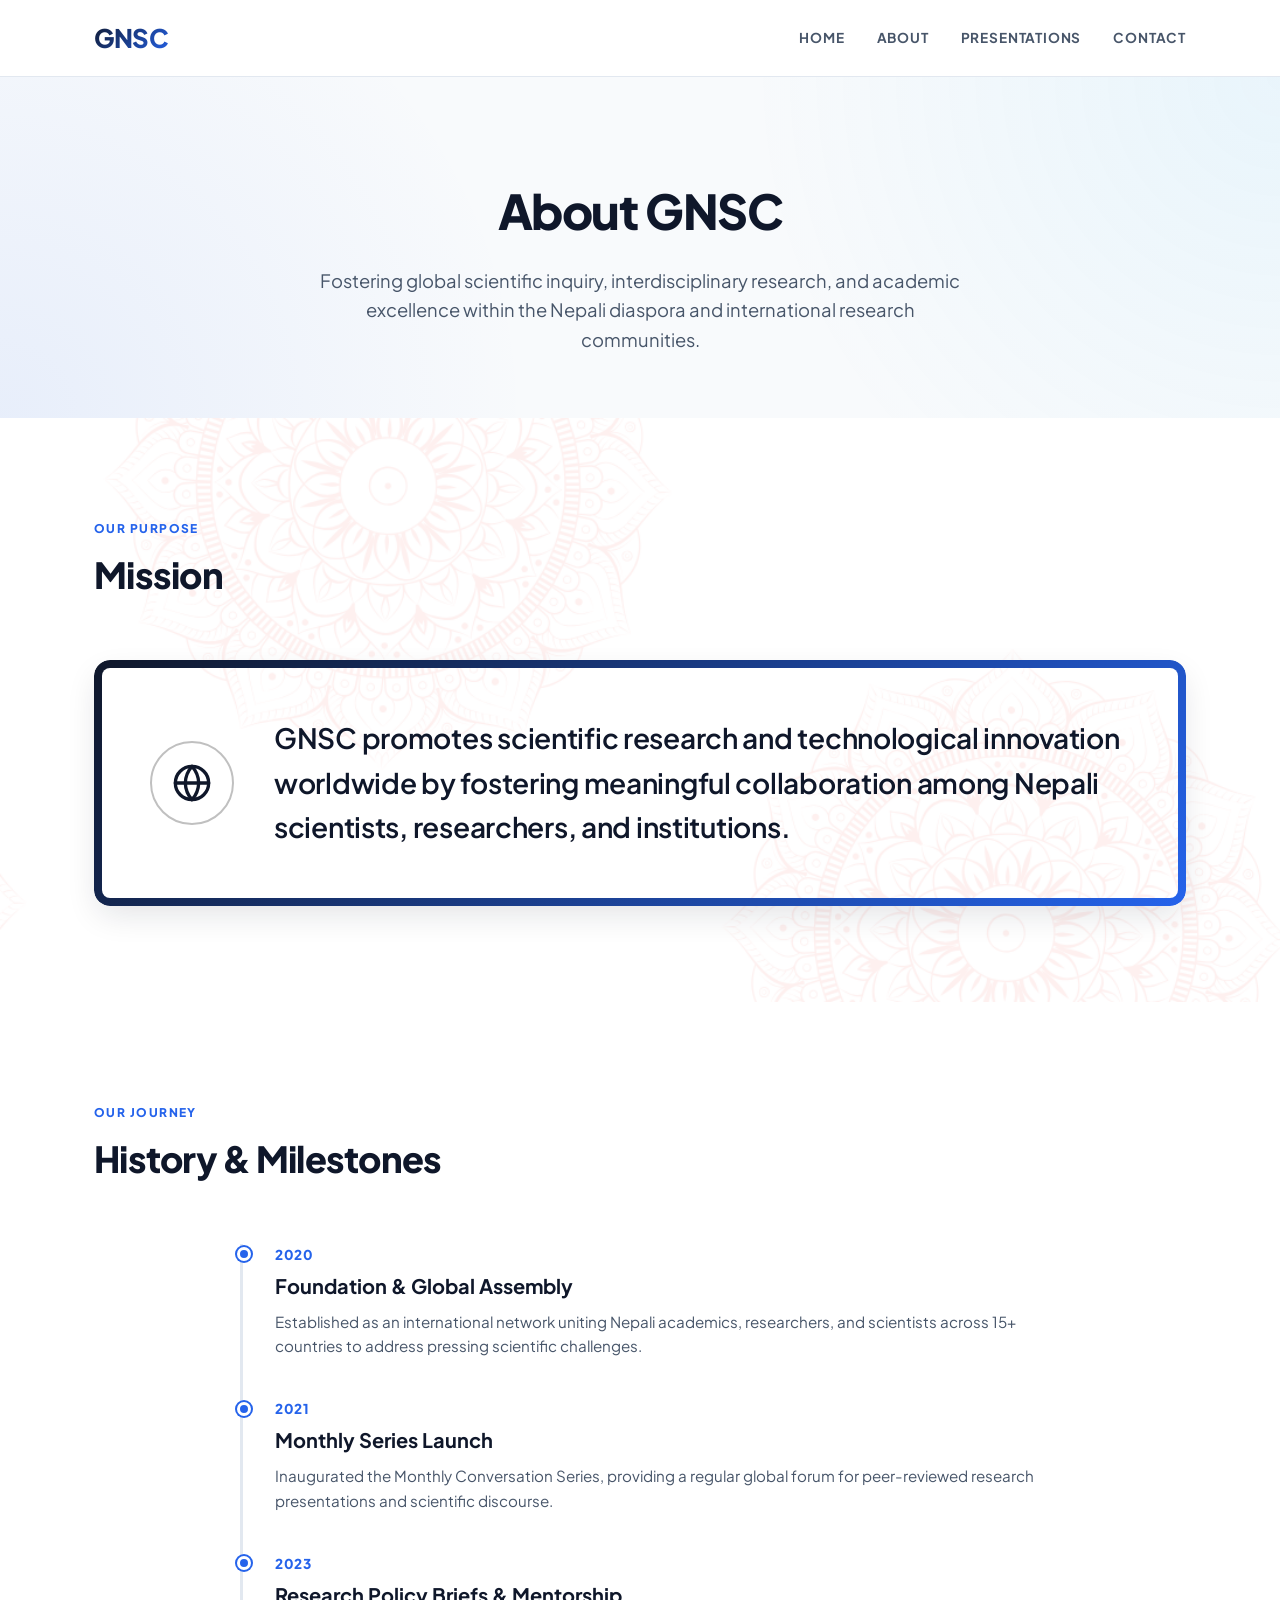
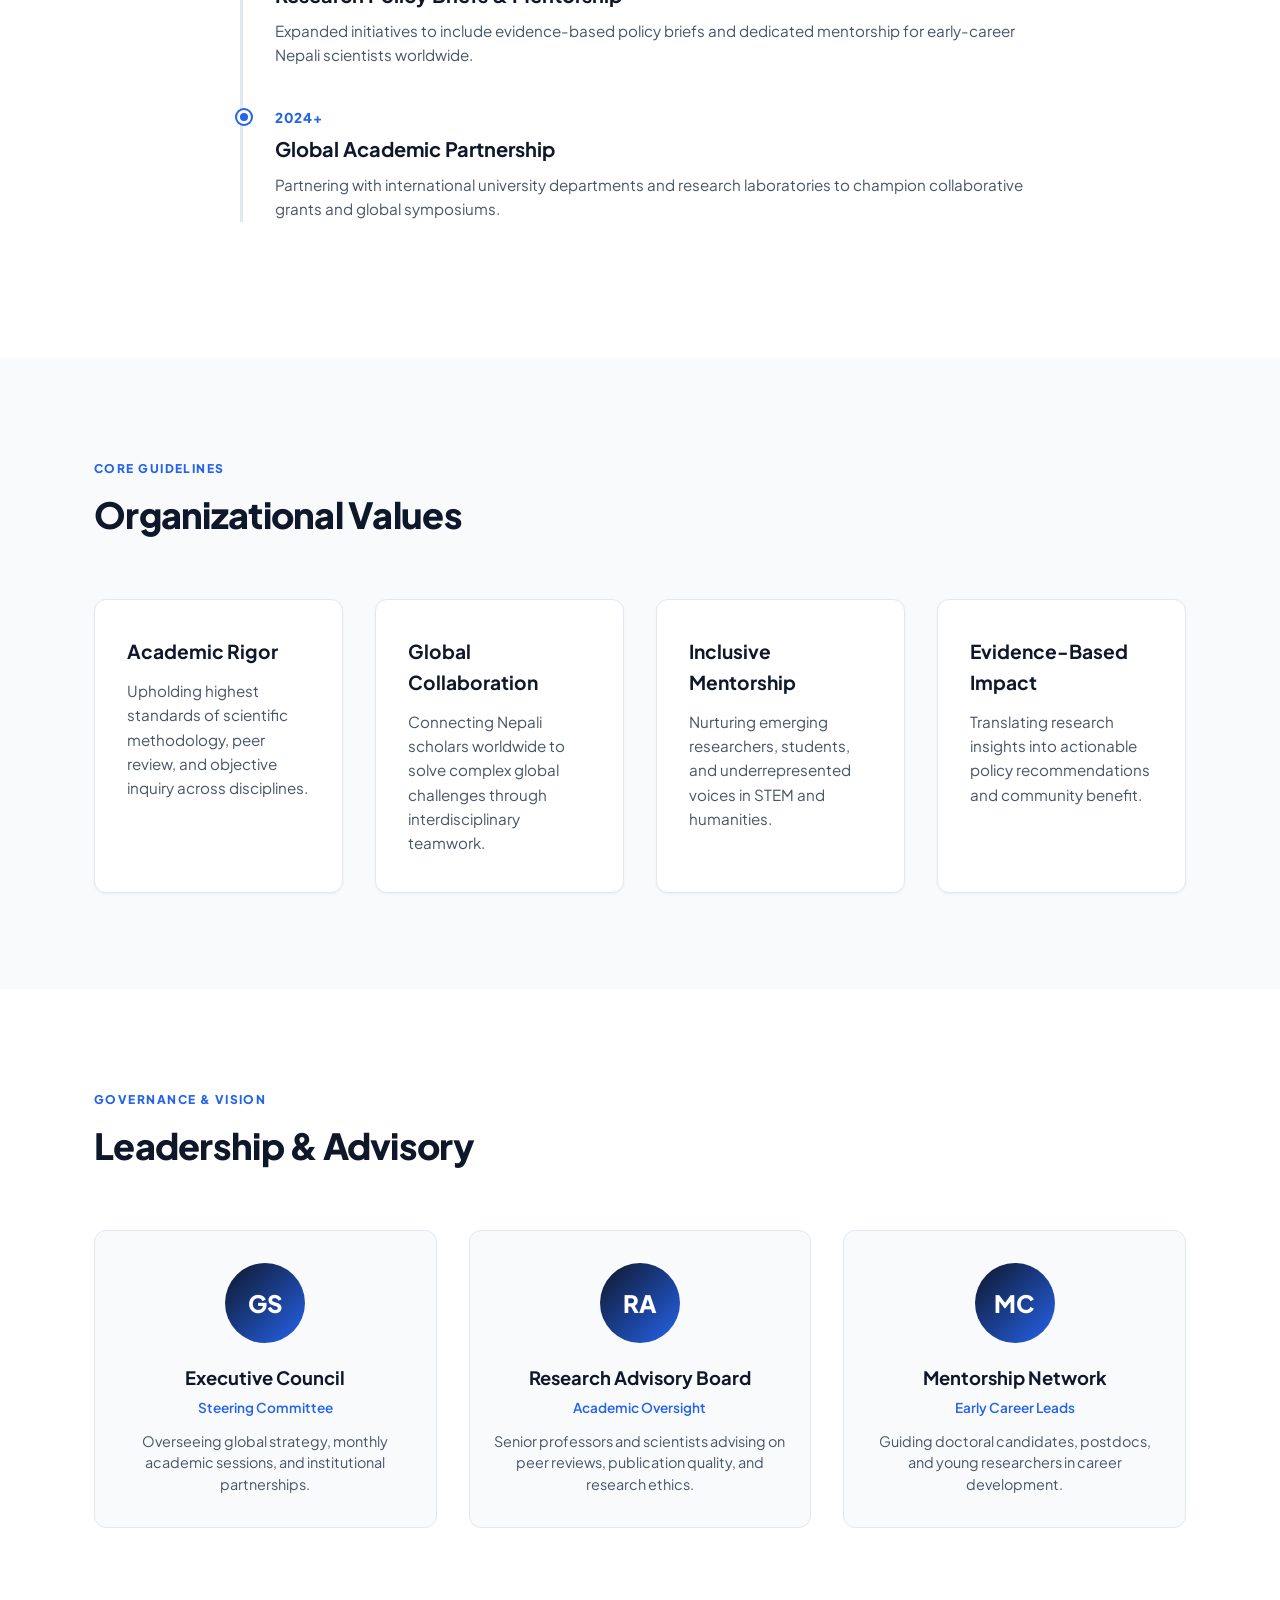
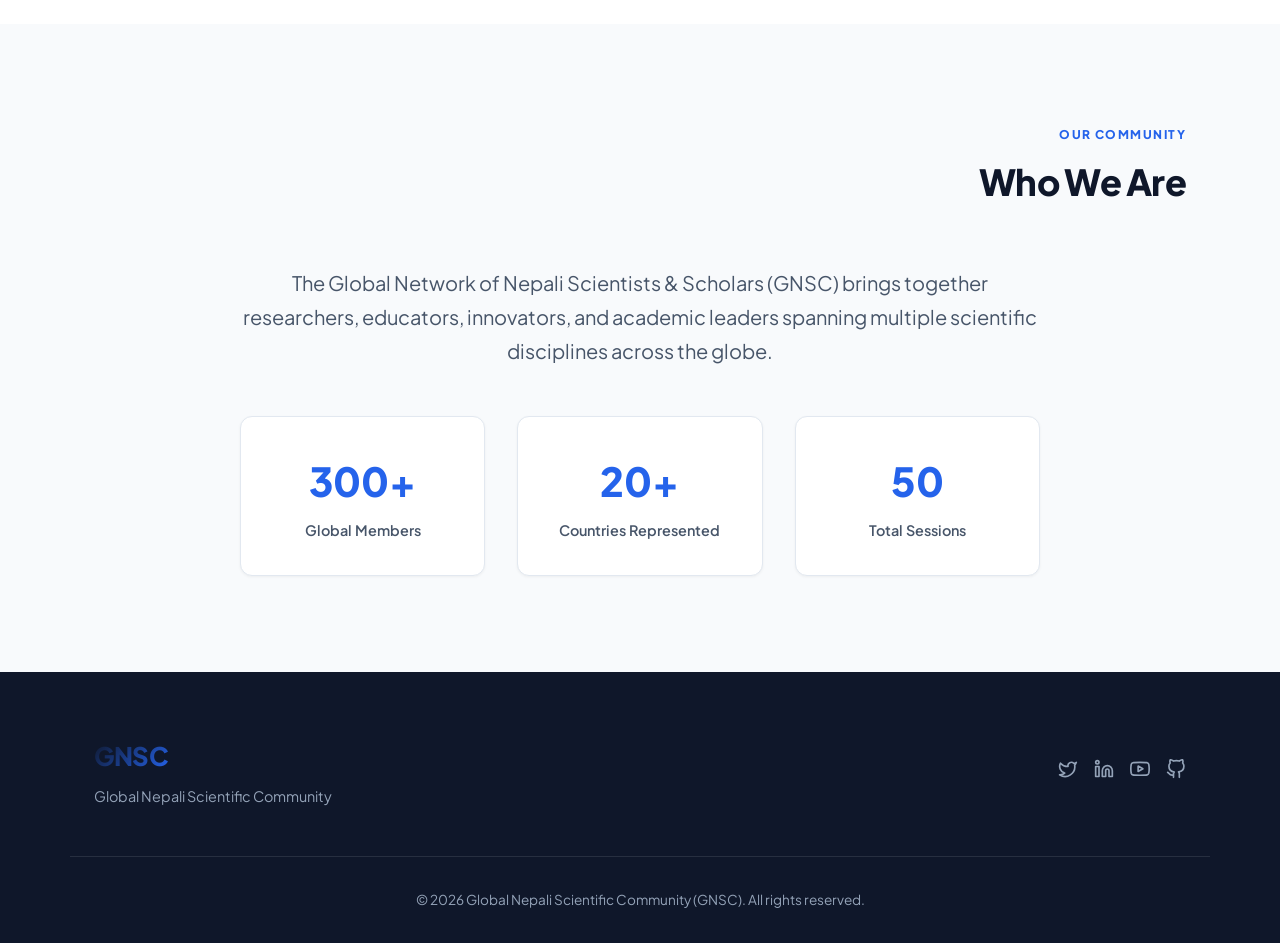
<file: about/index.html>
<!DOCTYPE html>
<html lang="en">
<head>
  <meta charset="UTF-8">
  <meta name="viewport" content="width=device-width, initial-scale=1.0">
  <title>About GNSC — Global Nepali Scientific Community</title>
  <meta name="description" content="Learn about the history, values, mission, and leadership of the Global Nepali Scientific Community (GNSC).">
  <link rel="preconnect" href="https://fonts.googleapis.com">
  <link rel="preconnect" href="https://fonts.gstatic.com" crossorigin>
  <link href="https://fonts.googleapis.com/css2?family=Plus+Jakarta+Sans:wght@400;500;600;700;800&display=swap" rel="stylesheet">
  <link rel="stylesheet" href="../css/styles.css">
  <link rel="stylesheet" href="../css/about.css">
  <script type="module" src="../src/about-main.js"></script>
</head>
<body>

  <site-header></site-header>

  <main>
    <gnsc-about-hero id="about-hero"></gnsc-about-hero>
    <gnsc-mission id="mission"></gnsc-mission>
    <gnsc-about-history id="history"></gnsc-about-history>
    <gnsc-about-values id="values"></gnsc-about-values>
    <gnsc-about-leadership id="leadership"></gnsc-about-leadership>
    <gnsc-who-we-are id="who-we-are"></gnsc-who-we-are>
  </main>

  <site-footer></site-footer>

</body>
</html>
</file>
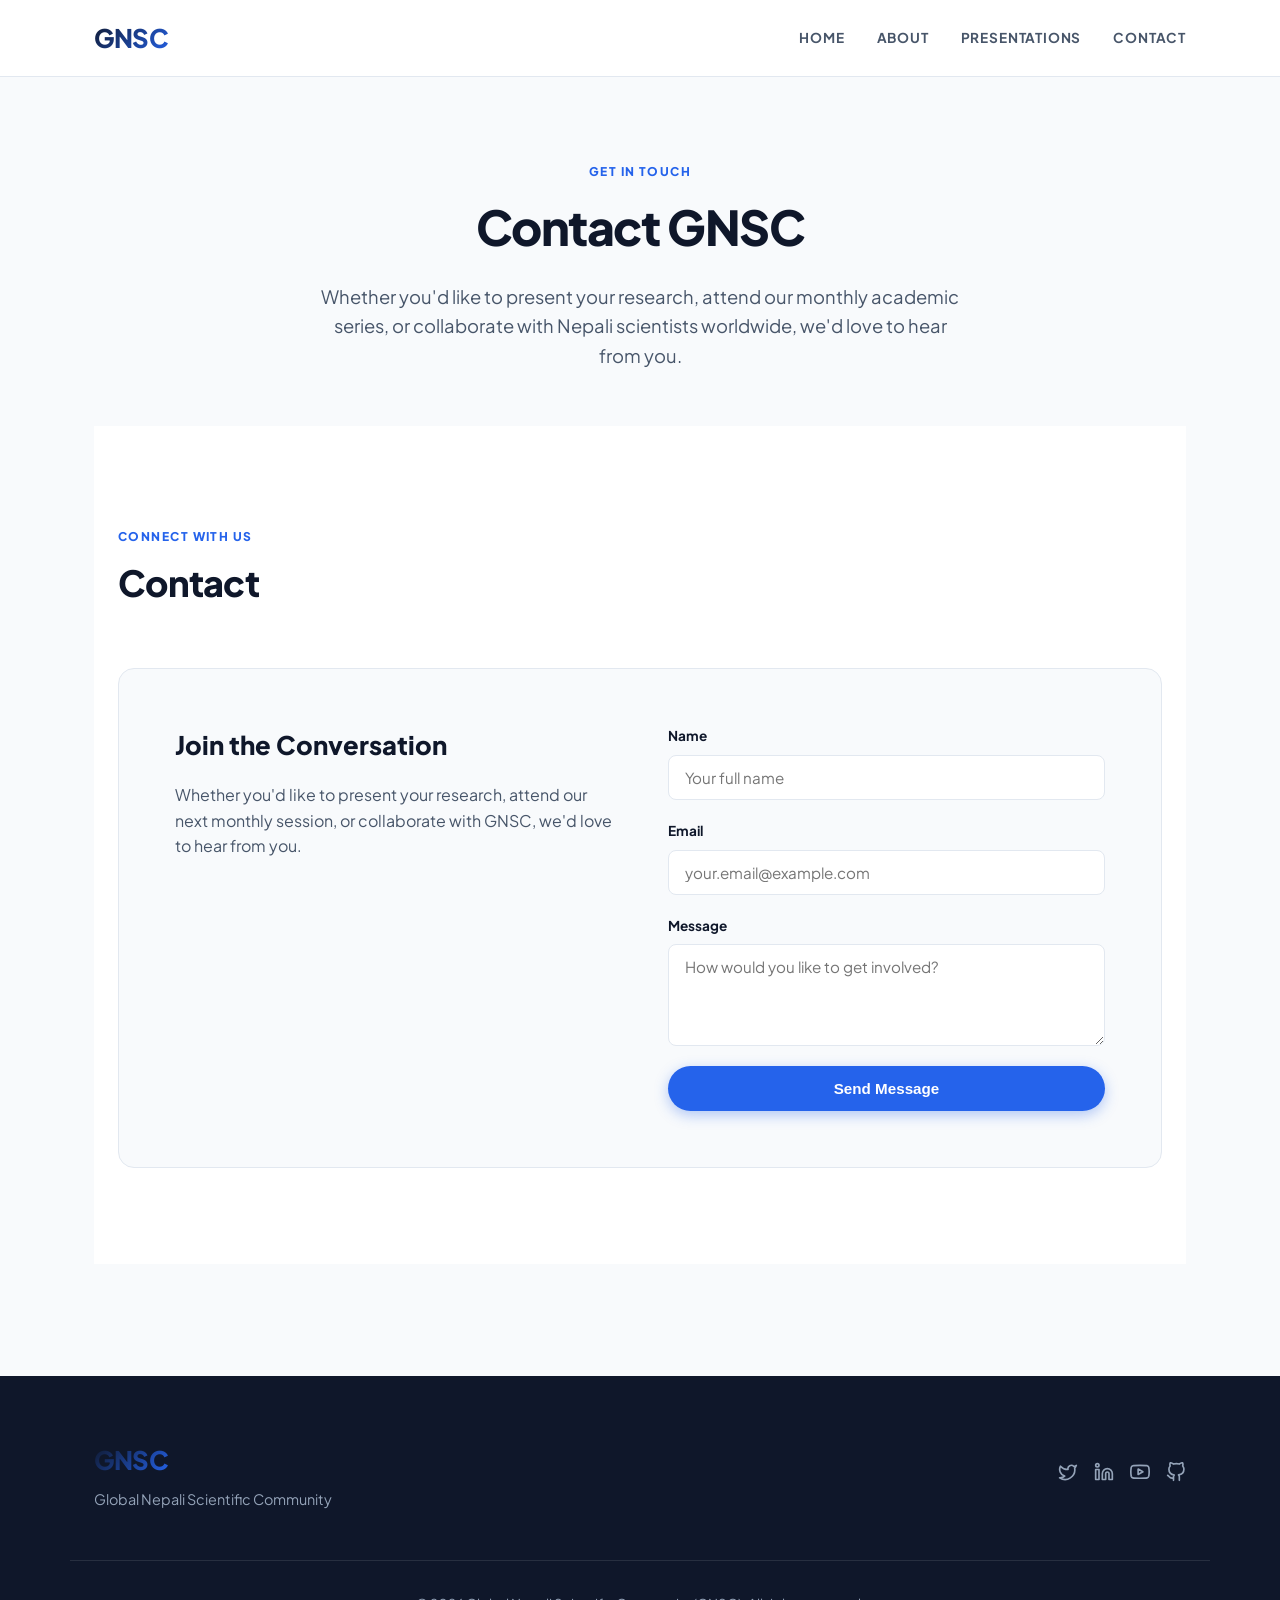
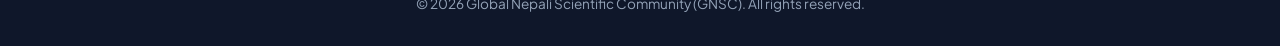
<file: contact/index.html>
<!DOCTYPE html>
<html lang="en">
<head>
  <meta charset="UTF-8">
  <meta name="viewport" content="width=device-width, initial-scale=1.0">
  <title>Contact Us — Global Nepali Scientific Community</title>
  <meta name="description" content="Get in touch with the Global Nepali Scientific Community (GNSC) to collaborate, present research, or join our network.">
  <link rel="preconnect" href="https://fonts.googleapis.com">
  <link rel="preconnect" href="https://fonts.gstatic.com" crossorigin>
  <link href="https://fonts.googleapis.com/css2?family=Plus+Jakarta+Sans:wght@400;500;600;700;800&display=swap" rel="stylesheet">
  <link rel="stylesheet" href="../css/styles.css">
  <link rel="stylesheet" href="../css/contact.css">
  <script type="module" src="../src/contact-main.js"></script>
</head>
<body>

  <site-header></site-header>

  <main>
    <section class="contact-page-section">
      <div class="container">
        <div class="contact-hero-banner fade-in-on-scroll">
          <span class="section-tag">GET IN TOUCH</span>
          <h1 class="contact-hero-title">Contact GNSC</h1>
          <p class="contact-hero-subtitle">
            Whether you'd like to present your research, attend our monthly academic series, or collaborate with Nepali scientists worldwide, we'd love to hear from you.
          </p>
        </div>
        <gnsc-contact id="contact-form"></gnsc-contact>
      </div>
    </section>
  </main>

  <site-footer></site-footer>

</body>
</html>
</file>
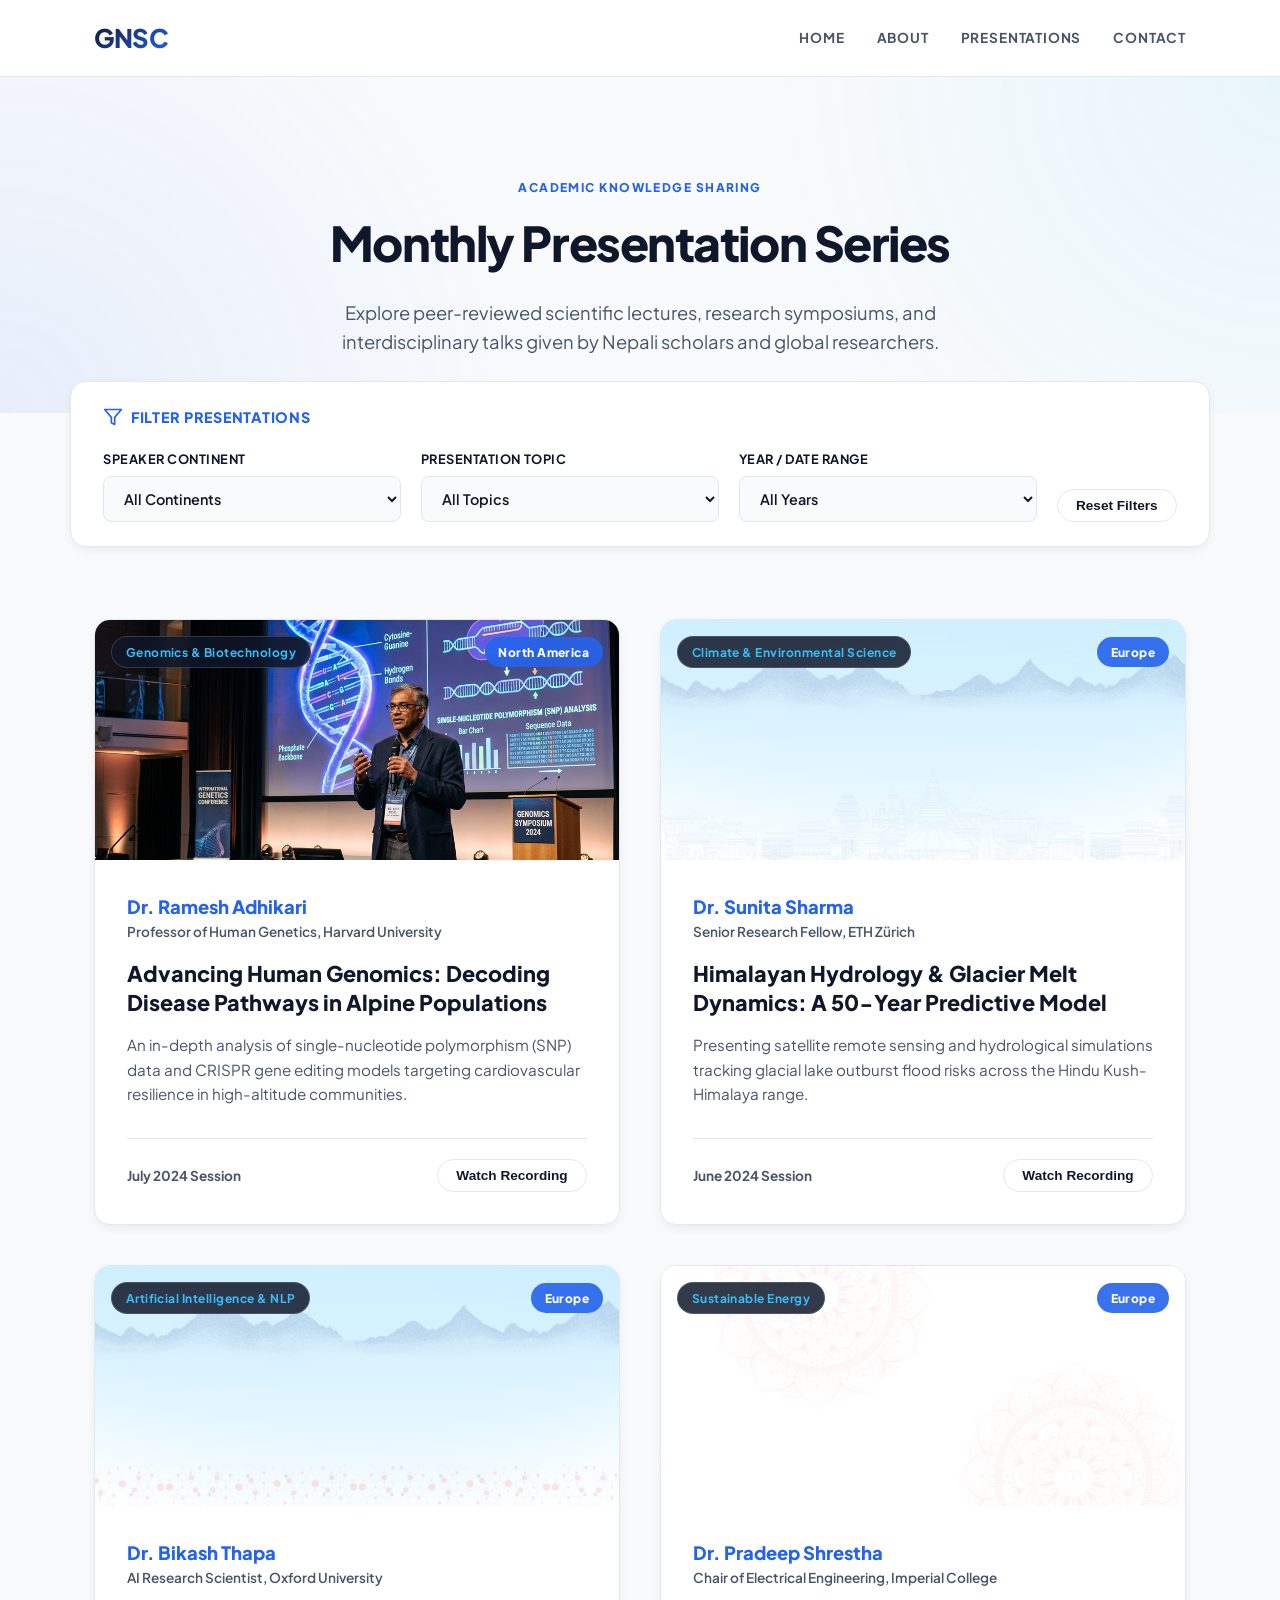
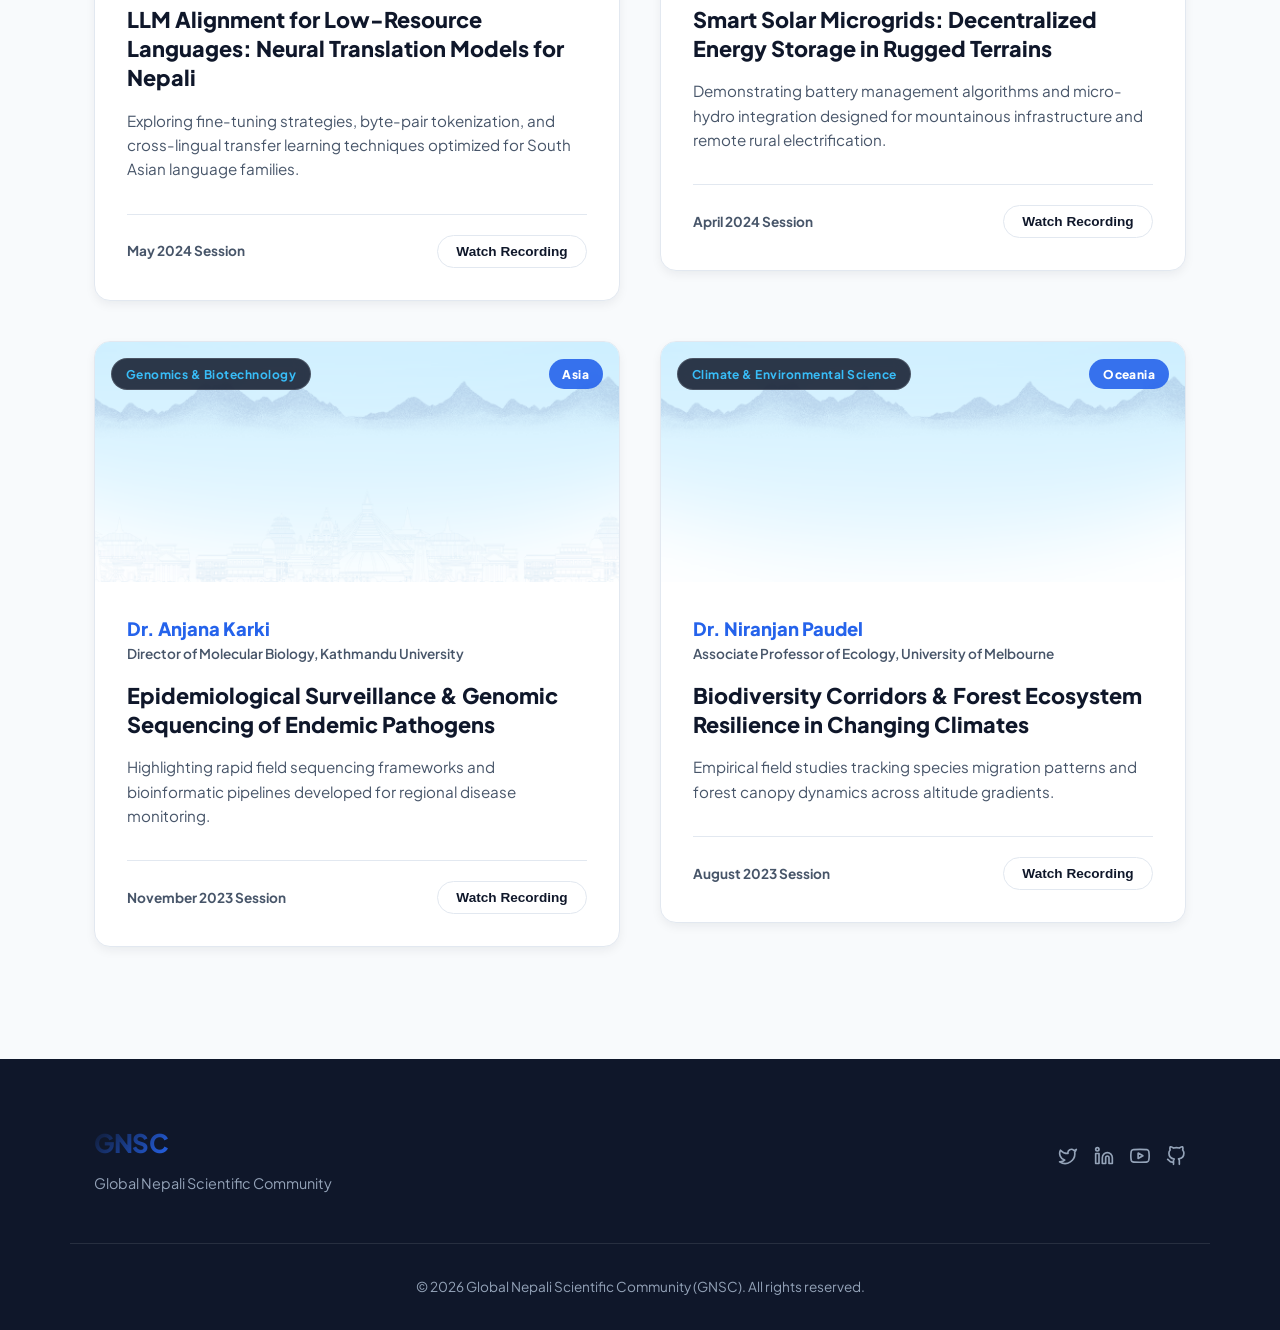
<file: presentations/index.html>
<!DOCTYPE html>
<html lang="en">
<head>
  <meta charset="UTF-8">
  <meta name="viewport" content="width=device-width, initial-scale=1.0">
  <title>Presentations — Global Nepali Scientific Community</title>
  <meta name="description" content="Explore peer-reviewed scientific lectures, research symposiums, and interdisciplinary talks presented by Nepali scholars worldwide.">
  <link rel="preconnect" href="https://fonts.googleapis.com">
  <link rel="preconnect" href="https://fonts.gstatic.com" crossorigin>
  <link href="https://fonts.googleapis.com/css2?family=Plus+Jakarta+Sans:wght@400;500;600;700;800&display=swap" rel="stylesheet">
  <link rel="stylesheet" href="../css/styles.css">
  <link rel="stylesheet" href="../css/presentations.css">
  <script type="module" src="../src/presentations-main.js"></script>
</head>
<body>

  <site-header></site-header>

  <main>
    <gnsc-presentation-hero id="presentations-hero"></gnsc-presentation-hero>
    <gnsc-presentation-filter id="presentations-filter"></gnsc-presentation-filter>
    <gnsc-presentation-grid id="presentations-grid"></gnsc-presentation-grid>
  </main>

  <site-footer></site-footer>

</body>
</html>
</file>
<file: css/styles.css>
/* Global variables & Design System */
:root {
  --primary-color: #0f172a;
  --primary-light: #1e293b;
  --brand-blue: #2563eb;
  --brand-blue-hover: #1d4ed8;
  --brand-accent: #38bdf8;
  --text-main: #0f172a;
  --text-muted: #475569;
  --bg-main: #f8fafc;
  --bg-card: #ffffff;
  --border-color: #e2e8f0;
  --shadow-sm: 0 1px 3px rgba(0, 0, 0, 0.05);
  --shadow-md: 0 4px 12px -2px rgba(15, 23, 42, 0.08);
  --shadow-lg: 0 12px 32px -4px rgba(15, 23, 42, 0.12);
  --font-family: 'Plus Jakarta Sans', system-ui, -apple-system, sans-serif;
  --radius-lg: 16px;
  --radius-md: 12px;
  --radius-sm: 8px;
}

*,
*::before,
*::after {
  box-sizing: border-box;
  margin: 0;
  padding: 0;
}

html {
  scroll-behavior: smooth;
  scroll-padding-top: 90px;
}

body {
  font-family: var(--font-family);
  background-color: var(--bg-main);
  color: var(--text-main);
  line-height: 1.6;
  -webkit-font-smoothing: antialiased;
}

.container {
  width: 100%;
  max-width: 1140px;
  margin: 0 auto;
  padding: 0 1.5rem;
}

/* Site Header & Navigation */
.site-header {
  position: sticky;
  top: 0;
  z-index: 1000;
  background-color: rgba(255, 255, 255, 0.9);
  backdrop-filter: blur(12px);
  border-bottom: 1px solid var(--border-color);
}

.nav-container {
  display: flex;
  align-items: center;
  justify-content: space-between;
  height: 76px;
}

.logo {
  font-size: 1.6rem;
  font-weight: 800;
  letter-spacing: -0.03em;
  color: var(--primary-color);
  text-decoration: none;
  background: linear-gradient(135deg, #0f172a 0%, #2563eb 100%);
  -webkit-background-clip: text;
  -webkit-text-fill-color: transparent;
}

.nav-links {
  display: flex;
  align-items: center;
  gap: 2rem;
}

.nav-links a {
  font-size: 0.85rem;
  font-weight: 700;
  letter-spacing: 0.06em;
  color: var(--text-muted);
  text-decoration: none;
  transition: color 0.2s ease, transform 0.2s ease;
}

.nav-links a:hover {
  color: var(--brand-blue);
}

/* Mobile & Tablet Hamburger Toggle Button */
.mobile-menu-toggle {
  display: none;
  flex-direction: column;
  justify-content: space-between;
  width: 30px;
  height: 20px;
  background: transparent;
  border: none;
  cursor: pointer;
  padding: 0;
  z-index: 1001;
}

.hamburger-bar {
  width: 100%;
  height: 3px;
  background-color: var(--primary-color);
  border-radius: 3px;
  transition: all 0.3s ease;
}

/* Hamburger Animation when open */
.site-header.mobile-menu-open .hamburger-bar:nth-child(1) {
  transform: translateY(8px) rotate(45deg);
}

.site-header.mobile-menu-open .hamburger-bar:nth-child(2) {
  opacity: 0;
}

.site-header.mobile-menu-open .hamburger-bar:nth-child(3) {
  transform: translateY(-9px) rotate(-45deg);
}


/* Buttons */
.btn {
  display: inline-flex;
  align-items: center;
  justify-content: center;
  padding: 0.85rem 1.75rem;
  font-size: 0.95rem;
  font-weight: 700;
  border-radius: 9999px;
  text-decoration: none;
  transition: all 0.25s ease;
  cursor: pointer;
  border: none;
}

.btn-primary {
  background-color: var(--brand-blue);
  color: #ffffff;
  box-shadow: 0 4px 14px rgba(37, 99, 235, 0.35);
}

.btn-primary:hover {
  background-color: var(--brand-blue-hover);
  transform: translateY(-2px);
  box-shadow: 0 6px 20px rgba(37, 99, 235, 0.45);
}

.btn-secondary {
  background-color: #ffffff;
  color: var(--primary-color);
  border: 1px solid var(--border-color);
}

.btn-secondary:hover {
  background-color: #f1f5f9;
  border-color: #cbd5e1;
  transform: translateY(-2px);
}

/* Common Section Layout */
.section {
  padding: 6rem 0;
}

.section-header {
  max-width: 680px;
  margin-bottom: 3.5rem;
}

/* Left-aligned section headers: Mission, Objectives, Contact */
.mission-section .section-header,
.objectives-section .section-header,
.contact-section .section-header {
  text-align: left;
  margin-left: 0;
  margin-right: auto;
}

/* Right-aligned section headers: What We Do, Who We Are */
.what-we-do-section .section-header,
.who-we-are-section .section-header {
  text-align: right;
  margin-left: auto;
  margin-right: 0;
}

.section-tag {
  display: inline-block;
  font-size: 0.75rem;
  font-weight: 800;
  letter-spacing: 0.12em;
  color: var(--brand-blue);
  text-transform: uppercase;
  margin-bottom: 0.5rem;
}

.section-title {
  font-size: 2.25rem;
  font-weight: 800;
  letter-spacing: -0.02em;
  color: var(--primary-color);
}

/* 1. Hero Section */
.hero-section {
  padding: 7.5rem 0 6rem 0;
  background-image: url('../assets/5.png');
  background-size: cover;
  background-position: center;
  background-repeat: no-repeat;
  text-align: left;
}

/* Mobile Hero Image */
@media (max-width: 768px) {
  .hero-section {
    background-image: url('../assets/gnsc_mobile_hero.png');
  }
}

/* Large Desktop / 4K & Retina Displays */
@media (min-width: 1920px),
(-webkit-min-device-pixel-ratio: 2),
(min-resolution: 192dpi) {
  .hero-section {
    background-image: url('../assets/5.png');
    height: 70vh;
  }
}

/* Ultra Wide Displays */
@media (min-width: 1921px) {
  .hero-section {
    background-image: url('../assets/5.png');
  }
}



.hero-grid {
  display: grid;
  grid-template-columns: 1.2fr 0.8fr;
  align-items: center;
  gap: 3rem;
}

.hero-content {
  text-align: center;
  margin: 0 auto;
}

.hero-visual {
  display: flex;
  justify-content: center;
  align-items: center;
}

.hero-lottie {
  width: 100%;
  max-width: 440px;
  height: auto;
  min-height: 320px;
}

.hero-title {
  font-size: 3.25rem;
  font-weight: 800;
  line-height: 1.15;
  letter-spacing: -0.03em;
  color: var(--primary-color);
  margin-bottom: 1.5rem;
}

.hero-subtitle {
  font-size: 1.2rem;
  color: var(--text-muted);
  max-width: 620px;
  margin: 0 auto 2.5rem auto;
}

.hero-actions {
  display: flex;
  gap: 1rem;
  flex-wrap: wrap;
  justify-content: center;
}



/* 2. Mission Section */
.mission-section {
  background-image: url('../assets/mission_background.png');
  background-size: cover;
  background-position: center;
  background-repeat: no-repeat;
}

.mission-card {
  position: relative;
  background: transparent;
  color: var(--primary-color);
  padding: 3.5rem;
  border-radius: var(--radius-lg);
  box-shadow: var(--shadow-lg);
  display: flex;
  gap: 2.5rem;
  align-items: center;
}

.mission-card::before {
  content: '';
  position: absolute;
  inset: 0;
  border-radius: var(--radius-lg);
  padding: 8px;
  background: linear-gradient(135deg, #0f172a 0%, #2563eb 100%);
  -webkit-mask: linear-gradient(#fff 0 0) content-box, linear-gradient(#fff 0 0);
  -webkit-mask-composite: xor;
  mask-composite: exclude;
  pointer-events: none;
}

.mission-icon-wrapper {
  background: transparent;
  padding: 1.25rem;
  border-radius: 50%;
  border: 2px solid #C0C0C0;
  color: var(--primary-color);
  flex-shrink: 0;
  display: flex;
  align-items: center;
  justify-content: center;
}

.mission-text {
  font-size: 1.75rem;
  font-weight: 600;
  line-height: 1.6;
  letter-spacing: -0.01em;
  color: var(--primary-color);
}

/* 3. What We Do Section */
.what-we-do-section {
  background-color: var(--bg-main);
}

.what-we-do-grid {
  display: grid;
  grid-template-columns: 1fr 1.1fr;
  gap: 3rem;
  align-items: center;
}

.what-we-do-image-wrapper {
  width: 100%;
  border-radius: var(--radius-lg);
  overflow: hidden;
  box-shadow: var(--shadow-lg);
}

.speaker-image {
  width: 100%;
  height: 100%;
  object-fit: cover;
  display: block;
}

.what-we-do-card {
  background: var(--bg-card);
  padding: 3rem;
  border-radius: var(--radius-lg);
  border: 1px solid var(--border-color);
  box-shadow: var(--shadow-md);
  margin-left: auto;
  position: relative;
  overflow: hidden;
}

.event-badge {
  display: inline-block;
  background-color: #eff6ff;
  color: var(--brand-blue);
  font-size: 0.8rem;
  font-weight: 800;
  letter-spacing: 0.05em;
  padding: 0.35rem 0.85rem;
  border-radius: var(--radius-sm);
  margin-bottom: 1rem;
}

.event-title {
  font-size: 1.75rem;
  font-weight: 800;
  color: var(--primary-color);
  margin-bottom: 1rem;
}

.event-description {
  font-size: 1.05rem;
  color: var(--text-muted);
  margin-bottom: 2rem;
  line-height: 1.7;
}

/* 4. Objectives Section */
.objectives-section {
  background-color: #ffffff;
}

.pillars-grid {
  display: grid;
  grid-template-columns: repeat(4, 1fr);
  gap: 1.5rem;
}

.pillar-card {
  background-color: var(--bg-main);
  padding: 2.25rem 2rem;
  border-radius: var(--radius-md);
  border: 1px solid var(--border-color);
  transition: all 0.3s ease;
}

.pillar-card:hover {
  transform: translateY(-4px);
  box-shadow: var(--shadow-md);
  border-color: #cbd5e1;
}

.pillar-icon {
  width: 54px;
  height: 54px;
  background-color: #eff6ff;
  color: var(--brand-blue);
  border-radius: var(--radius-md);
  display: flex;
  align-items: center;
  justify-content: center;
  margin-bottom: 1.25rem;
}

.pillar-title {
  font-size: 1.2rem;
  font-weight: 700;
  color: var(--primary-color);
  margin-bottom: 0.75rem;
}

.pillar-desc {
  font-size: 0.95rem;
  color: var(--text-muted);
  line-height: 1.6;
}

/* 5. Who We Are Section */
.who-we-are-section {
  background-color: var(--bg-main);
}

.who-we-are-content {
  max-width: 800px;
  margin: 0 auto;
  text-align: center;
}

.lead-text {
  font-size: 1.25rem;
  color: var(--text-muted);
  margin-bottom: 3rem;
  line-height: 1.7;
}

.stats-grid {
  display: grid;
  grid-template-columns: repeat(3, 1fr);
  gap: 2rem;
}

.stat-card {
  background: var(--bg-card);
  padding: 2rem 1.5rem;
  border-radius: var(--radius-md);
  border: 1px solid var(--border-color);
  box-shadow: var(--shadow-sm);
}

.stat-number {
  display: block;
  font-size: 2.5rem;
  font-weight: 800;
  color: var(--brand-blue);
  margin-bottom: 0.25rem;
}

.stat-label {
  font-size: 0.9rem;
  font-weight: 600;
  color: var(--text-muted);
}

/* 6. Contact Section */
.contact-section {
  background-color: #ffffff;
}

.contact-card {
  display: grid;
  grid-template-columns: 1fr 1fr;
  gap: 3.5rem;
  background-color: var(--bg-main);
  padding: 3.5rem;
  border-radius: var(--radius-lg);
  border: 1px solid var(--border-color);
}

.contact-info h3 {
  font-size: 1.6rem;
  font-weight: 800;
  color: var(--primary-color);
  margin-bottom: 1rem;
}

.contact-info p {
  color: var(--text-muted);
  margin-bottom: 2rem;
}

.contact-detail {
  display: flex;
  align-items: center;
  gap: 0.75rem;
  color: var(--brand-blue);
  font-weight: 700;
}

.contact-detail a {
  color: var(--brand-blue);
  text-decoration: none;
}

.contact-detail a:hover {
  text-decoration: underline;
}

.contact-form {
  display: flex;
  flex-direction: column;
  gap: 1.25rem;
}

.form-group {
  display: flex;
  flex-direction: column;
  gap: 0.5rem;
}

.form-group label {
  font-size: 0.85rem;
  font-weight: 700;
  color: var(--primary-color);
}

.form-group input,
.form-group textarea {
  padding: 0.75rem 1rem;
  border: 1px solid var(--border-color);
  border-radius: var(--radius-sm);
  font-family: inherit;
  font-size: 0.95rem;
  outline: none;
  transition: border-color 0.2s ease;
}

.form-group input:focus,
.form-group textarea:focus {
  border-color: var(--brand-blue);
  box-shadow: 0 0 0 3px rgba(37, 99, 235, 0.1);
}

/* 7. Footer */
.site-footer {
  background-color: var(--primary-color);
  color: #94a3b8;
  padding: 4rem 0 2rem 0;
}

.footer-container {
  display: flex;
  justify-content: space-between;
  align-items: center;
  flex-wrap: wrap;
  gap: 2rem;
  padding-bottom: 3rem;
  border-bottom: 1px solid rgba(255, 255, 255, 0.1);
}

.footer-brand .logo {
  color: #ffffff;
}

.footer-brand p {
  font-size: 0.9rem;
  margin-top: 0.5rem;
}

.footer-contact p a {
  color: var(--brand-accent);
  text-decoration: none;
  font-weight: 600;
}

.footer-socials {
  display: flex;
  gap: 1rem;
}

.footer-socials a {
  color: #94a3b8;
  transition: color 0.2s ease, transform 0.2s ease;
}

.footer-socials a:hover {
  color: #ffffff;
  transform: translateY(-2px);
}

.footer-bottom {
  text-align: center;
  padding-top: 2rem;
  font-size: 0.85rem;
}

/* Responsive adjustments */
@media (max-width: 900px) {

  .hero-grid,
  .what-we-do-grid {
    grid-template-columns: 1fr;
  }

  .mobile-menu-toggle {
    display: flex;
  }

  .nav-links {
    position: absolute;
    top: 76px;
    left: 0;
    right: 0;
    background-color: rgba(255, 255, 255, 0.98);
    backdrop-filter: blur(16px);
    border-bottom: 1px solid var(--border-color);
    flex-direction: column;
    align-items: flex-start;
    padding: 1.5rem 2rem;
    gap: 1.25rem;
    box-shadow: var(--shadow-lg);
    display: none;
  }

  .site-header.mobile-menu-open .nav-links {
    display: flex;
  }

  .nav-links a {
    font-size: 1rem;
    width: 100%;
    padding: 0.5rem 0;
    border-bottom: 1px solid var(--border-color);
  }

  .nav-links a:last-child {
    border-bottom: none;
  }
}

@media (max-width: 768px) {

  /* Mobile Hero: Globe behind text at 25% opacity */
  .hero-grid {
    position: relative;
    overflow: hidden;
  }

  .hero-content {
    position: relative;
    z-index: 2;
  }

  .hero-visual {
    position: absolute;
    top: 50%;
    left: 50%;
    transform: translate(-50%, -50%);
    width: 100%;
    height: 100%;
    z-index: 1;
    opacity: 0.5;
    pointer-events: none;
    display: flex;
    justify-content: center;
    align-items: center;
  }

  .hero-lottie {
    max-width: 380px;
    min-height: auto;
  }

  .hero-title {
    font-size: 2.25rem;
  }

  /* Objectives: Stack all 4 cards vertically on top of one another */
  .pillars-grid {
    grid-template-columns: 1fr !important;
    gap: 1.5rem;
  }

  /* Center all section headers on mobile */
  .section-header,
  .mission-section .section-header,
  .what-we-do-section .section-header,
  .objectives-section .section-header,
  .who-we-are-section .section-header,
  .contact-section .section-header {
    text-align: center !important;
    margin-left: auto !important;
    margin-right: auto !important;
  }

  .mission-card {
    flex-direction: column;
    text-align: center;
    padding: 2rem;
  }

  .contact-card {
    grid-template-columns: 1fr;
    padding: 2rem;
  }

  .stats-grid {
    grid-template-columns: 1fr;
  }
}

/* Scroll Reveal Fade-in Animation Utility */
.fade-in-on-scroll {
  opacity: 0;
  transform: translateY(28px);
  transition: opacity 0.7s cubic-bezier(0.16, 1, 0.3, 1), transform 0.7s cubic-bezier(0.16, 1, 0.3, 1);
  will-change: opacity, transform;
}

.fade-in-on-scroll.is-visible {
  opacity: 1;
  transform: translateY(0);
}
</file>
<file: css/about.css>
/* Styles for GNSC About Page Sections */

/* About Hero Section */
.about-hero-section {
  padding: 6rem 0 4rem 0;
  background: radial-gradient(circle at top right, rgba(56, 189, 248, 0.08), transparent 40%),
              radial-gradient(circle at bottom left, rgba(37, 99, 235, 0.08), transparent 40%);
  text-align: center;
}

.about-hero-title {
  font-size: 3rem;
  font-weight: 800;
  letter-spacing: -0.03em;
  color: var(--primary-color);
  margin-bottom: 1rem;
}

.about-hero-subtitle {
  font-size: 1.15rem;
  color: var(--text-muted);
  max-width: 650px;
  margin: 0 auto;
}

/* About History / Timeline Section */
.history-section {
  background-color: #ffffff;
}

.timeline {
  position: relative;
  max-width: 800px;
  margin: 0 auto;
  padding-left: 2rem;
  border-left: 3px solid var(--border-color);
}

.timeline-item {
  position: relative;
  margin-bottom: 2.5rem;
}

.timeline-item::before {
  content: '';
  position: absolute;
  left: -2.4rem;
  top: 0.2rem;
  width: 14px;
  height: 14px;
  border-radius: 50%;
  background-color: var(--brand-blue);
  border: 3px solid #ffffff;
  box-shadow: 0 0 0 2px var(--brand-blue);
}

.timeline-year {
  font-size: 0.85rem;
  font-weight: 800;
  color: var(--brand-blue);
  letter-spacing: 0.05em;
  margin-bottom: 0.25rem;
}

.timeline-title {
  font-size: 1.25rem;
  font-weight: 700;
  color: var(--primary-color);
  margin-bottom: 0.5rem;
}

.timeline-desc {
  font-size: 0.95rem;
  color: var(--text-muted);
  line-height: 1.6;
}

/* About Values Section */
.values-section {
  background-color: var(--bg-main);
}

.values-grid {
  display: grid;
  grid-template-columns: repeat(auto-fit, minmax(240px, 1fr));
  gap: 2rem;
}

.value-card {
  background: var(--bg-card);
  padding: 2.25rem 2rem;
  border-radius: var(--radius-md);
  border: 1px solid var(--border-color);
  box-shadow: var(--shadow-sm);
  transition: all 0.3s ease;
}

.value-card:hover {
  transform: translateY(-4px);
  box-shadow: var(--shadow-md);
}

.value-title {
  font-size: 1.2rem;
  font-weight: 700;
  color: var(--primary-color);
  margin-bottom: 0.75rem;
}

.value-desc {
  font-size: 0.95rem;
  color: var(--text-muted);
  line-height: 1.6;
}

/* About Leadership Section */
.leadership-section {
  background-color: #ffffff;
}

.leadership-grid {
  display: grid;
  grid-template-columns: repeat(auto-fit, minmax(240px, 1fr));
  gap: 2rem;
}

.leader-card {
  background: var(--bg-main);
  padding: 2rem 1.5rem;
  border-radius: var(--radius-md);
  border: 1px solid var(--border-color);
  text-align: center;
}

.leader-avatar {
  width: 80px;
  height: 80px;
  border-radius: 50%;
  background: linear-gradient(135deg, #0f172a 0%, #2563eb 100%);
  color: #ffffff;
  display: flex;
  align-items: center;
  justify-content: center;
  font-size: 1.5rem;
  font-weight: 800;
  margin: 0 auto 1.25rem auto;
}

.leader-name {
  font-size: 1.15rem;
  font-weight: 700;
  color: var(--primary-color);
  margin-bottom: 0.25rem;
}

.leader-role {
  font-size: 0.85rem;
  font-weight: 600;
  color: var(--brand-blue);
  margin-bottom: 0.75rem;
}

.leader-bio {
  font-size: 0.9rem;
  color: var(--text-muted);
  line-height: 1.5;
}
</file>
<file: css/contact.css>
/* Styles for GNSC Contact Page */

.contact-page-section {
  padding: 5rem 0 7rem 0;
  background-color: var(--bg-main);
}

.contact-hero-banner {
  text-align: center;
  margin-bottom: 3.5rem;
}

.contact-hero-title {
  font-size: 3rem;
  font-weight: 800;
  letter-spacing: -0.03em;
  color: var(--primary-color);
  margin-bottom: 1rem;
}

.contact-hero-subtitle {
  font-size: 1.15rem;
  color: var(--text-muted);
  max-width: 650px;
  margin: 0 auto;
  line-height: 1.6;
}
</file>
<file: css/presentations.css>
/* Styles for GNSC Presentations Page */

.presentation-hero-section {
  padding: 6rem 0 3.5rem 0;
  background: radial-gradient(circle at top right, rgba(56, 189, 248, 0.08), transparent 40%),
              radial-gradient(circle at bottom left, rgba(37, 99, 235, 0.08), transparent 40%);
  text-align: center;
}

.presentation-hero-title {
  font-size: 3rem;
  font-weight: 800;
  letter-spacing: -0.03em;
  color: var(--primary-color);
  margin-bottom: 1rem;
}

.presentation-hero-subtitle {
  font-size: 1.15rem;
  color: var(--text-muted);
  max-width: 680px;
  margin: 0 auto;
  line-height: 1.6;
}

/* Presentation Filter Bar */
.presentation-filter-bar {
  background: var(--bg-card);
  border: 1px solid var(--border-color);
  border-radius: var(--radius-lg);
  padding: 1.5rem 2rem;
  margin: -2rem auto 2.5rem auto;
  box-shadow: var(--shadow-md);
  position: relative;
  z-index: 10;
}

.filter-header {
  display: flex;
  align-items: center;
  gap: 0.5rem;
  color: var(--brand-blue);
  font-weight: 800;
  font-size: 0.9rem;
  margin-bottom: 1.25rem;
  text-transform: uppercase;
  letter-spacing: 0.05em;
}

.filter-controls {
  display: grid;
  grid-template-columns: repeat(3, 1fr) auto;
  gap: 1.25rem;
  align-items: end;
}

.filter-group {
  display: flex;
  flex-direction: column;
  gap: 0.4rem;
}

.filter-group label {
  font-size: 0.8rem;
  font-weight: 700;
  color: var(--primary-color);
  text-transform: uppercase;
  letter-spacing: 0.04em;
}

.filter-select {
  padding: 0.75rem 1rem;
  border-radius: var(--radius-sm);
  border: 1px solid var(--border-color);
  background-color: var(--bg-main);
  font-family: inherit;
  font-size: 0.9rem;
  font-weight: 600;
  color: var(--primary-color);
  outline: none;
  cursor: pointer;
  transition: border-color 0.2s ease, box-shadow 0.2s ease;
}

.filter-select:focus {
  border-color: var(--brand-blue);
  box-shadow: 0 0 0 3px rgba(37, 99, 235, 0.1);
}

/* Presentations Grid & Cards */
.presentations-section {
  background-color: var(--bg-main);
  padding: 2rem 0 7rem 0;
}

.presentations-grid {
  display: grid;
  grid-template-columns: repeat(2, 1fr);
  gap: 2.5rem;
}

.presentation-card {
  background: var(--bg-card);
  border-radius: var(--radius-lg);
  border: 1px solid var(--border-color);
  overflow: hidden;
  box-shadow: var(--shadow-md);
  transition: transform 0.3s ease, box-shadow 0.3s ease;
  display: flex;
  flex-direction: column;
}

.presentation-card:hover {
  transform: translateY(-6px);
  box-shadow: var(--shadow-lg);
  border-color: #cbd5e1;
}

/* Top Image Container & Badges */
.presentation-image-wrapper {
  position: relative;
  width: 100%;
  height: 240px;
  overflow: hidden;
  background-color: #0f172a;
}

.presentation-image {
  width: 100%;
  height: 100%;
  object-fit: cover;
  transition: transform 0.4s ease;
}

.presentation-card:hover .presentation-image {
  transform: scale(1.04);
}

.presentation-badges {
  position: absolute;
  top: 1rem;
  left: 1rem;
  right: 1rem;
  display: flex;
  justify-content: space-between;
  align-items: center;
  pointer-events: none;
}

.presentation-tag {
  background-color: rgba(15, 23, 42, 0.85);
  backdrop-filter: blur(8px);
  color: var(--brand-accent);
  font-size: 0.75rem;
  font-weight: 700;
  letter-spacing: 0.04em;
  padding: 0.35rem 0.85rem;
  border-radius: 9999px;
  border: 1px solid rgba(255, 255, 255, 0.15);
}

.continent-badge {
  background-color: rgba(37, 99, 235, 0.9);
  backdrop-filter: blur(8px);
  color: #ffffff;
  font-size: 0.75rem;
  font-weight: 800;
  letter-spacing: 0.04em;
  padding: 0.35rem 0.85rem;
  border-radius: 9999px;
}

/* Card Body Content */
.presentation-body {
  padding: 2rem;
  display: flex;
  flex-direction: column;
  flex-grow: 1;
}

.presenter-meta {
  display: flex;
  flex-direction: column;
  margin-bottom: 1rem;
}

.presenter-name {
  font-size: 1.15rem;
  font-weight: 800;
  color: var(--brand-blue);
}

.presenter-role {
  font-size: 0.85rem;
  font-weight: 600;
  color: var(--text-muted);
}

.presentation-title {
  font-size: 1.35rem;
  font-weight: 800;
  line-height: 1.35;
  color: var(--primary-color);
  margin-bottom: 1rem;
}

.presentation-description {
  font-size: 0.95rem;
  color: var(--text-muted);
  line-height: 1.6;
  margin-bottom: 2rem;
  flex-grow: 1;
}

.presentation-footer {
  display: flex;
  align-items: center;
  justify-content: space-between;
  padding-top: 1.25rem;
  border-top: 1px solid var(--border-color);
}

.presentation-date {
  font-size: 0.85rem;
  font-weight: 700;
  color: var(--text-muted);
}

.btn-sm {
  padding: 0.5rem 1.15rem;
  font-size: 0.85rem;
}

/* Empty State Message */
.no-results-message {
  text-align: center;
  padding: 4rem 2rem;
  background: var(--bg-card);
  border-radius: var(--radius-lg);
  border: 1px dashed var(--border-color);
  color: var(--text-muted);
  font-size: 1.1rem;
  font-weight: 600;
}

.no-results-message.hidden {
  display: none;
}

/* Responsive Grid & Filters */
@media (max-width: 900px) {
  .filter-controls {
    grid-template-columns: 1fr;
  }
  .presentations-grid {
    grid-template-columns: 1fr;
  }
}
</file>
